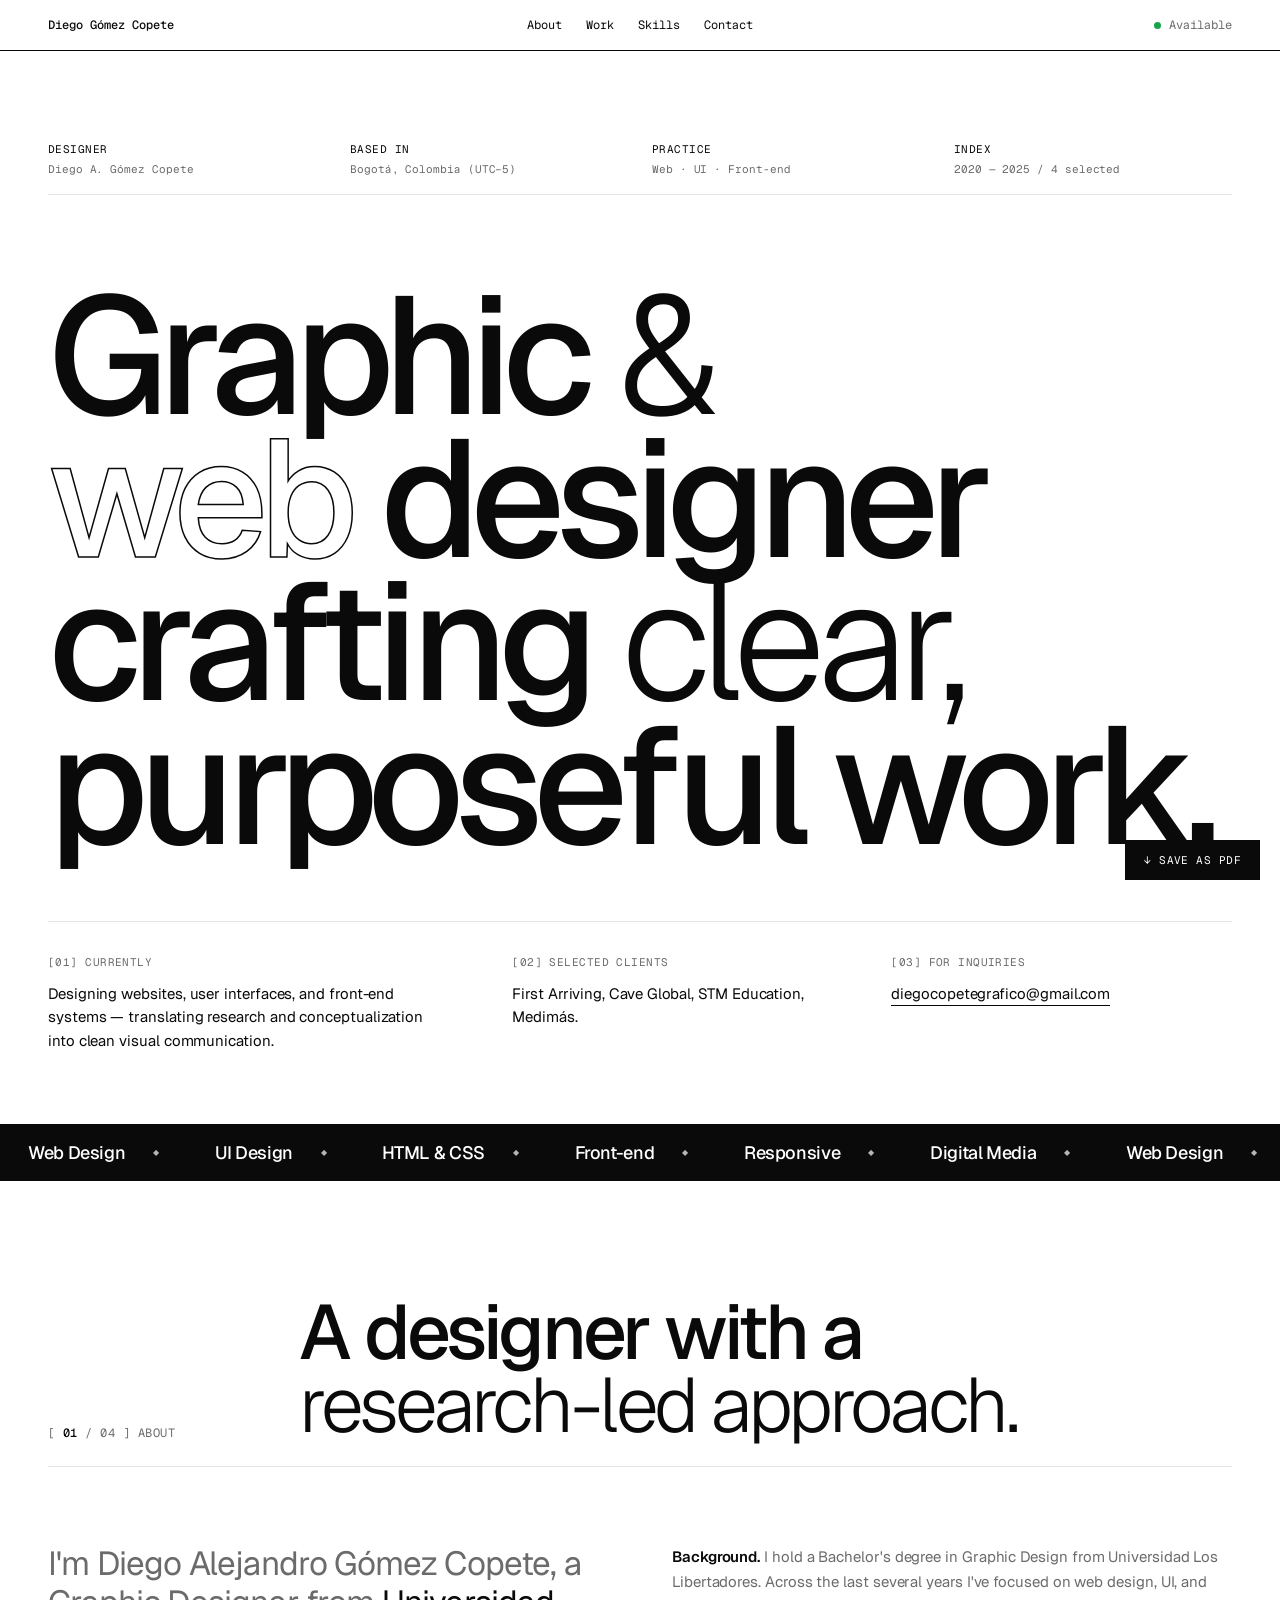
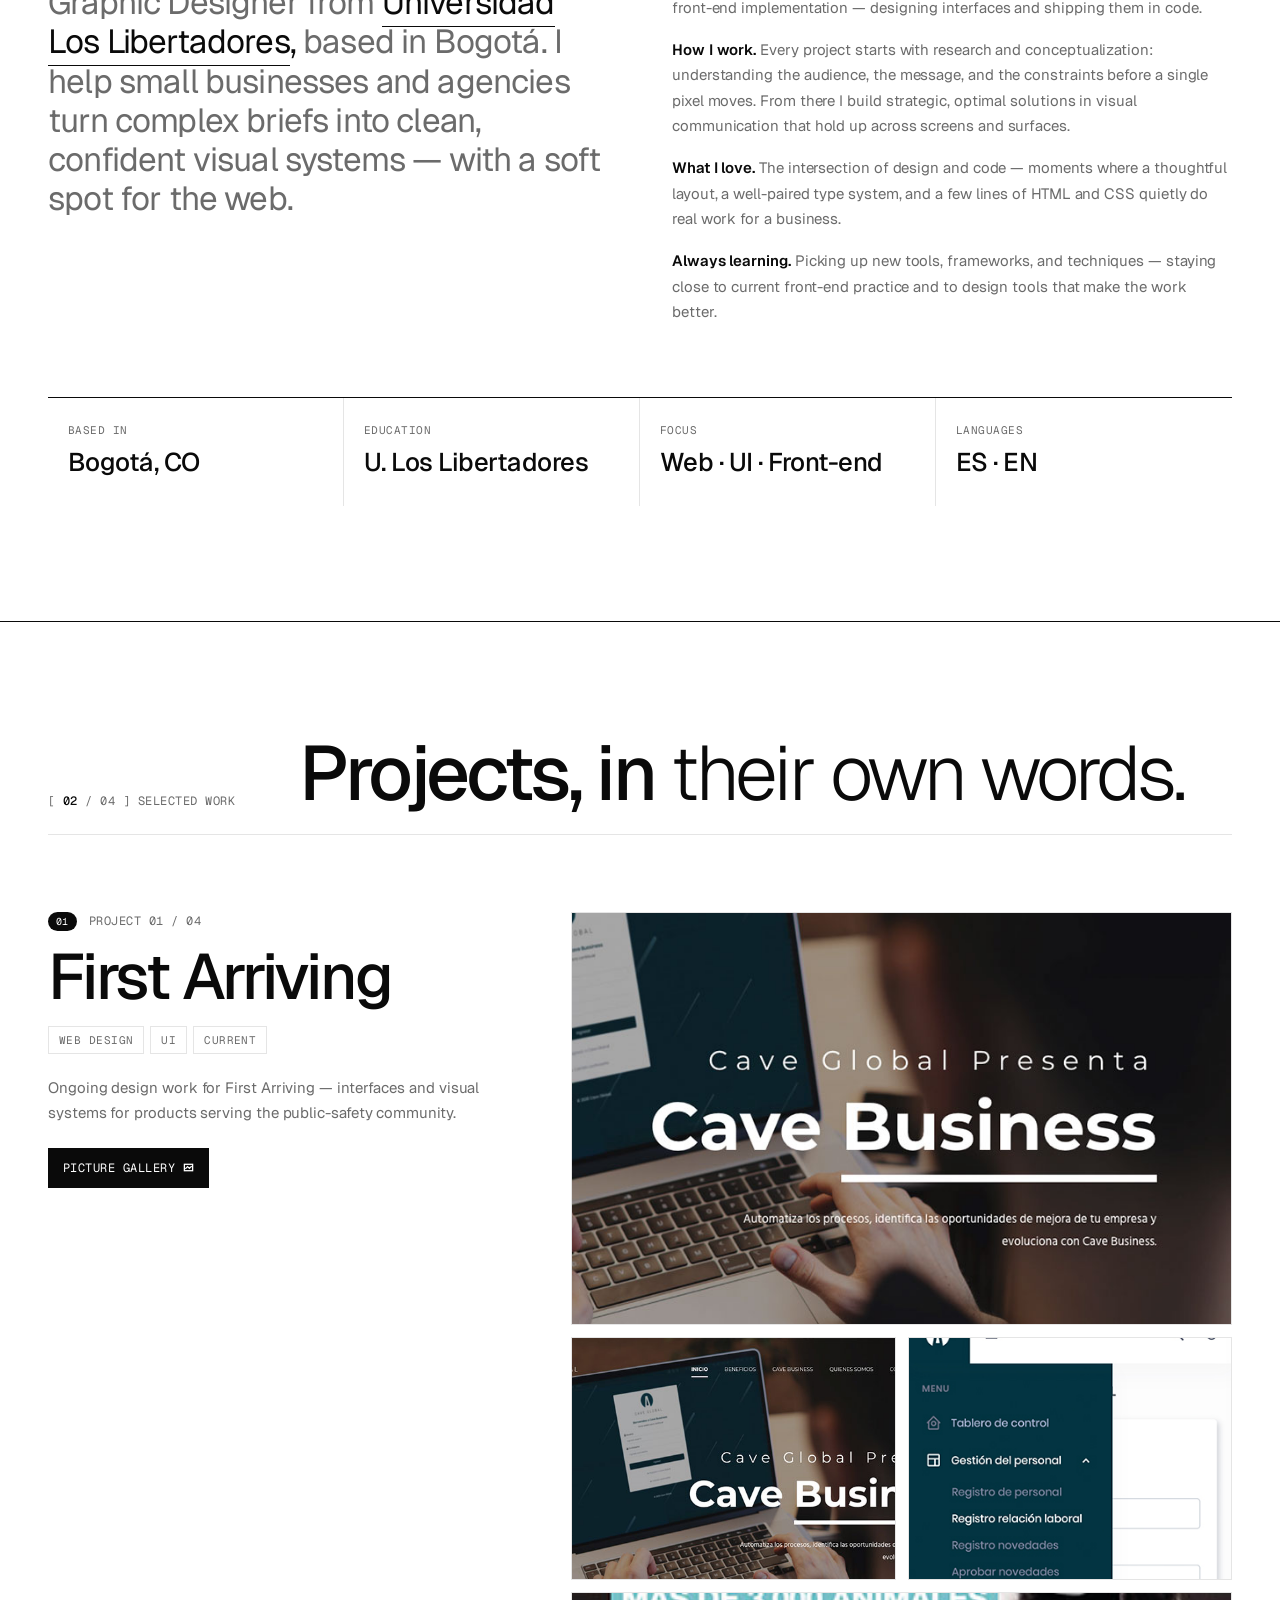
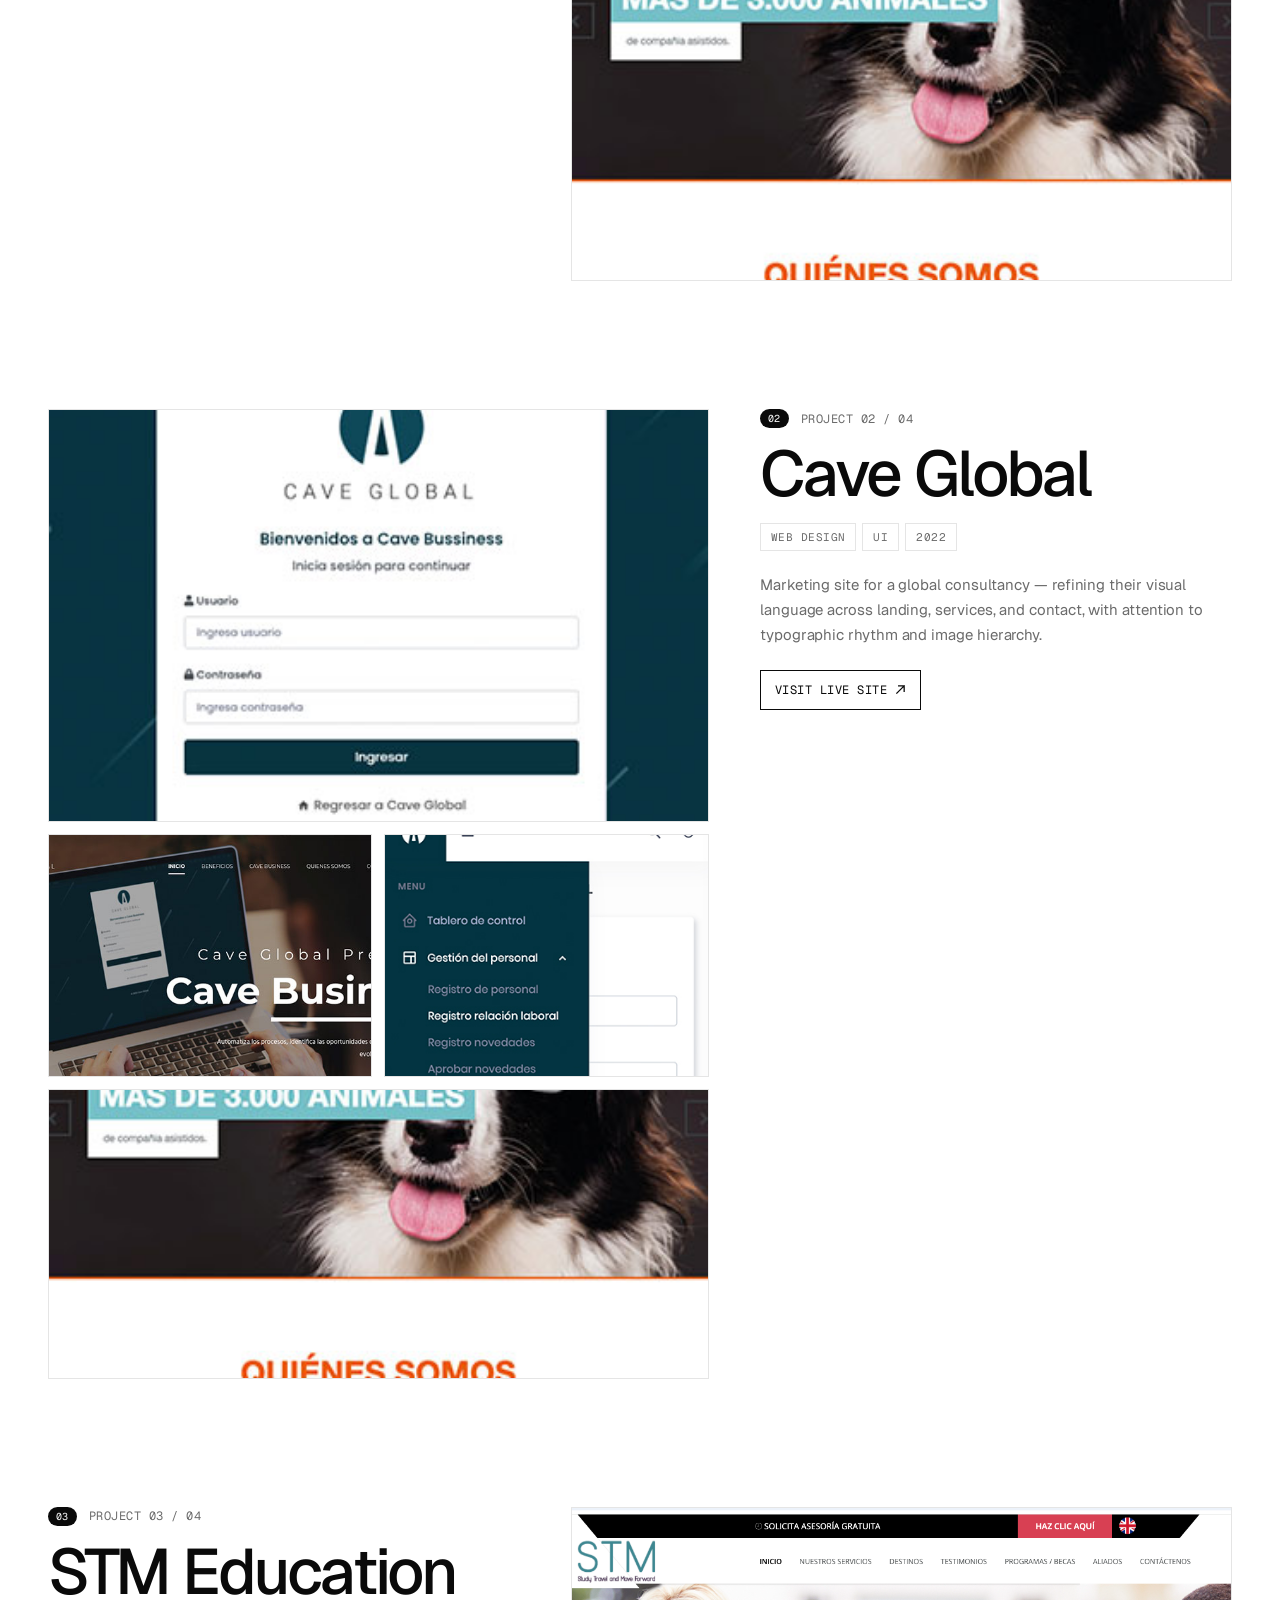
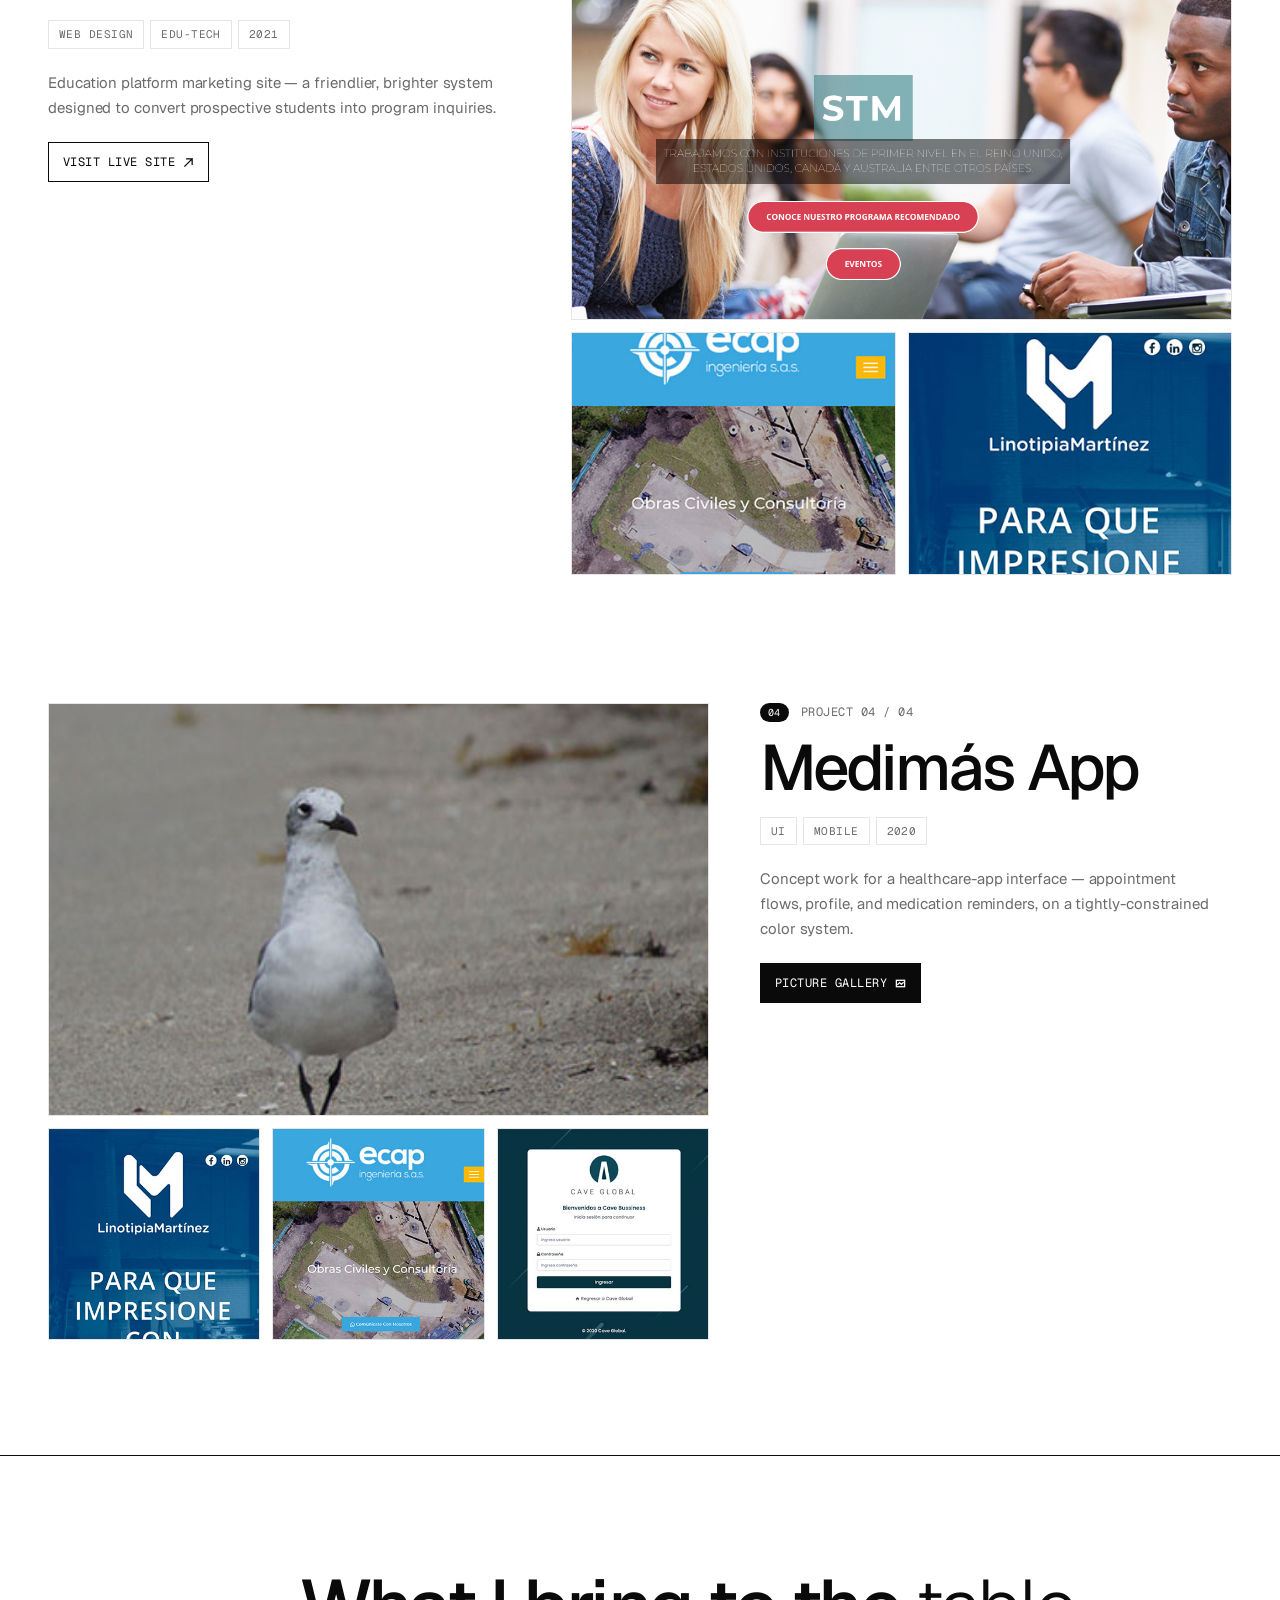
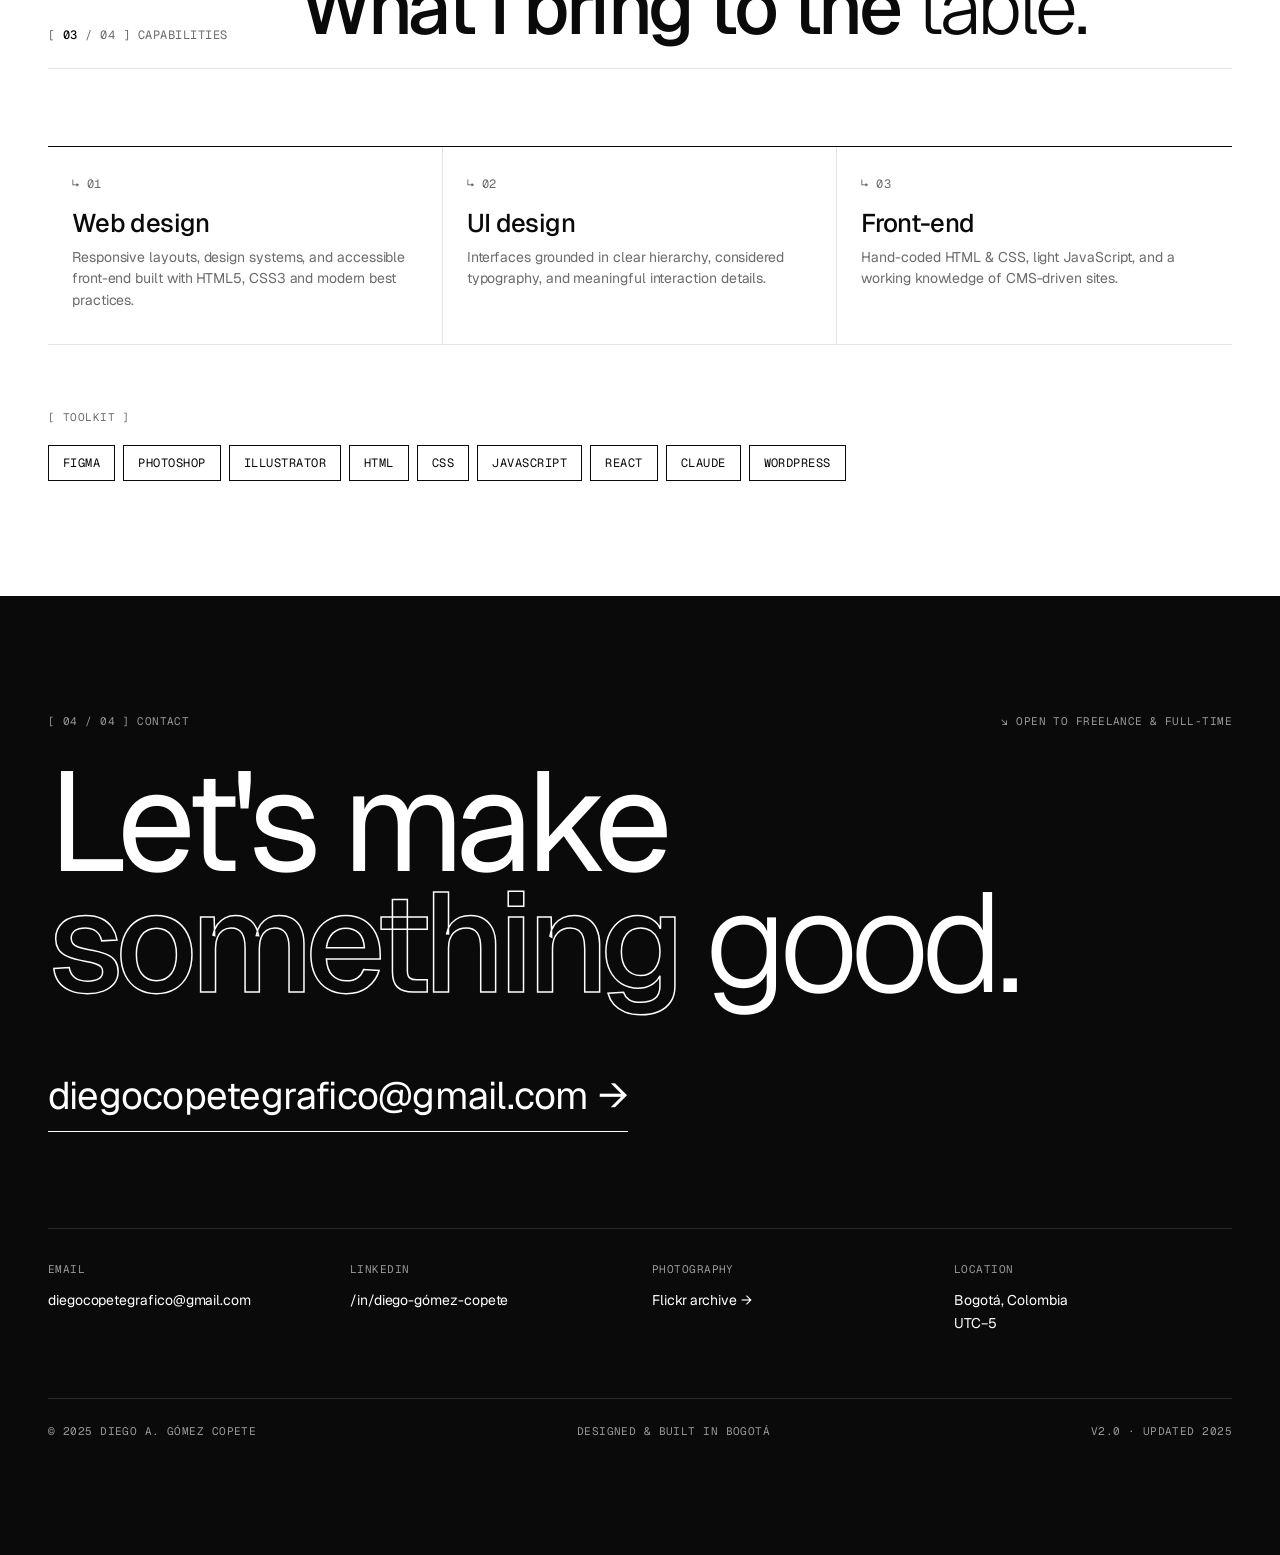
<file: index-1.html>
<!doctype html>
<html lang="en">
<head>
  <meta charset="utf-8" />
  <meta name="viewport" content="width=device-width, initial-scale=1" />
  <title>Diego Alejandro Gómez Copete — Graphic &amp; Web Designer</title>
  <meta name="description" content="Portfolio of Diego Alejandro Gómez Copete — Graphic Designer (Universidad Los Libertadores) specializing in web design, UI, and digital media. Based in Bogotá, Colombia." />
  <meta name="keywords" content="diseño grafico, diseño web, diego copete, portafolio, Diego Alejandro Gomez Copete, HTML, CSS, UI design, web designer" />

  <!-- Favicon -->
  <link rel="shortcut icon" href="favicon.png" />

  <!-- Fonts: Geist + Geist Mono -->
  <link rel="preconnect" href="https://fonts.googleapis.com" />
  <link rel="preconnect" href="https://fonts.gstatic.com" crossorigin />
  <link href="https://fonts.googleapis.com/css2?family=Geist:wght@300;400;500;600;700;800;900&family=Geist+Mono:wght@400;500;600&display=swap" rel="stylesheet" />

  <link rel="stylesheet" href="css/portfolio.css" />
</head>
<body>

<!-- ── TOP NAV ─────────────────────────────────────────── -->
<nav class="nav" id="top">
  <div class="nav-left">
    <a href="#top" class="brand">Diego Gómez Copete</a>
  </div>
  <ul class="nav-center">
    <li><a href="#about">About</a></li>
    <li><a href="#work">Work</a></li>
    <li><a href="#skills">Skills</a></li>
    <li><a href="#contact">Contact</a></li>
  </ul>
  <div class="nav-right">
    <span class="status">Available</span>
  </div>
</nav>

<!-- ── HERO ────────────────────────────────────────────── -->
<header class="hero">
  <div class="meta-row">
    <div><span class="lab">Designer</span>Diego A. Gómez Copete</div>
    <div><span class="lab">Based in</span>Bogotá, Colombia (UTC−5)</div>
    <div><span class="lab">Practice</span>Web · UI · Front-end</div>
    <div><span class="lab">Index</span>2020 — 2025 / 4 selected</div>
  </div>
  <h1>
    Graphic <span class="light">&amp;</span><br />
    <span class="out">web</span> designer<br />
    crafting <span class="light">clear,</span><br />
    purposeful work.
  </h1>
  <div class="subhead">
    <div class="col">
      <div class="label">[01] Currently</div>
      <p>Designing websites, user interfaces, and front-end systems — translating research and conceptualization into clean visual communication.</p>
    </div>
    <div class="col">
      <div class="label">[02] Selected clients</div>
      <p>First Arriving, Cave Global, STM Education, Medimás.</p>
    </div>
    <div class="col">
      <div class="label">[03] For inquiries</div>
      <p><a href="mailto:diegocopetegrafico@gmail.com" class="inline-link">diegocopetegrafico@gmail.com</a></p>
    </div>
  </div>
</header>

<!-- ── MARQUEE STRIP ───────────────────────────────────── -->
<div class="strip" aria-hidden="true">
  <div class="track">
    <span>Web Design</span><span>UI Design</span><span>HTML &amp; CSS</span><span>Front-end</span><span>Responsive</span><span>Digital Media</span><span>Web Design</span><span>UI Design</span><span>HTML &amp; CSS</span><span>Front-end</span><span>Responsive</span><span>Digital Media</span>
  </div>
</div>

<!-- ── ABOUT ──────────────────────────────────────────── -->
<section class="block" id="about">
  <div class="section-head">
    <div class="num">[ <b>01</b> / 04 ] About</div>
    <h2>A designer with a <span class="light">research-led approach.</span></h2>
  </div>

  <div class="about-grid">
    <p class="about-lede">
      <span class="mute">I'm Diego Alejandro Gómez Copete, a Graphic Designer from</span> <em>Universidad Los Libertadores</em>, <span class="mute">based in Bogotá. I help small businesses and agencies turn complex briefs into clean, confident visual systems — with a soft spot for the web.</span>
    </p>
    <div class="about-body">
      <p><strong>Background.</strong> I hold a Bachelor's degree in Graphic Design from Universidad Los Libertadores. Across the last several years I've focused on web design, UI, and front-end implementation — designing interfaces and shipping them in code.</p>
      <p><strong>How I work.</strong> Every project starts with research and conceptualization: understanding the audience, the message, and the constraints before a single pixel moves. From there I build strategic, optimal solutions in visual communication that hold up across screens and surfaces.</p>
      <p><strong>What I love.</strong> The intersection of design and code — moments where a thoughtful layout, a well-paired type system, and a few lines of HTML and CSS quietly do real work for a business.</p>
      <p><strong>Always learning.</strong> Picking up new tools, frameworks, and techniques — staying close to current front-end practice and to design tools that make the work better.</p>
    </div>
  </div>

  <div class="facts">
    <div class="fact"><div class="k">Based in</div><div class="v">Bogotá, CO</div></div>
    <div class="fact"><div class="k">Education</div><div class="v">U. Los Libertadores</div></div>
    <div class="fact"><div class="k">Focus</div><div class="v">Web · UI · Front-end</div></div>
    <div class="fact"><div class="k">Languages</div><div class="v">ES · EN</div></div>
  </div>
</section>

<!-- ── SELECTED WORK ───────────────────────────────────── -->
<section class="block" id="work">
  <div class="section-head">
    <div class="num">[ <b>02</b> / 04 ] Selected work</div>
    <h2>Projects, in <span class="light">their own words.</span></h2>
  </div>

  <div class="projects">

    <!-- Project 01: First Arriving -->
    <article class="project">
      <div class="info">
        <div class="index">
          <span class="pill">01</span>
          <span>Project 01 / 04</span>
        </div>
        <h3 class="title">First Arriving</h3>
        <div class="meta">
          <span>Web design</span>
          <span>UI</span>
          <span>Current</span>
        </div>
        <p class="desc">Ongoing design work for First Arriving — interfaces and visual systems for products serving the public-safety community.</p>
        <span class="visit no-link">
          <span>Picture gallery</span>
          <svg viewBox="0 0 12 12" fill="none" stroke="currentColor" stroke-width="1.4" aria-hidden="true">
            <rect x="1.5" y="2.5" width="9" height="7" />
            <path d="M3 7 L5 5 L7 7 L9 5" stroke-linecap="square" />
          </svg>
        </span>
      </div>
      <div class="gallery layout-lead-half-half-full">
        <div class="slot lead">
          <img src="img/portfolio/1.jpg" alt="First Arriving — hero screenshot" loading="lazy" />
        </div>
        <div class="slot half">
          <img src="img/portfolio/1-thumb.jpg" alt="First Arriving — detail view" loading="lazy" />
        </div>
        <div class="slot half">
          <img src="img/portfolio/7-thumb.jpg" alt="First Arriving — interior page" loading="lazy" />
        </div>
        <div class="slot full">
          <img src="img/portfolio/2-thumb.jpg" alt="First Arriving — wide context shot" loading="lazy" />
        </div>
      </div>
    </article>

    <!-- Project 02: Cave Global (flip) -->
    <article class="project flip">
      <div class="info">
        <div class="index">
          <span class="pill">02</span>
          <span>Project 02 / 04</span>
        </div>
        <h3 class="title">Cave Global</h3>
        <div class="meta">
          <span>Web design</span>
          <span>UI</span>
          <span>2022</span>
        </div>
        <p class="desc">Marketing site for a global consultancy — refining their visual language across landing, services, and contact, with attention to typographic rhythm and image hierarchy.</p>
        <a class="visit" href="http://www.caveglobal.com/" target="_blank" rel="noopener">
          <span>Visit live site</span>
          <svg viewBox="0 0 12 12" fill="none" stroke="currentColor" stroke-width="1.4" aria-hidden="true">
            <path d="M2 10 L10 2 M4 2 H10 V8" stroke-linecap="square" />
          </svg>
        </a>
      </div>
      <div class="gallery layout-lead-half-half-full">
        <div class="slot lead">
          <img src="img/portfolio/3-thumb.jpg" alt="Cave Global — hero screenshot" loading="lazy" />
        </div>
        <div class="slot half">
          <img src="img/portfolio/1-thumb.jpg" alt="Cave Global — services page" loading="lazy" />
        </div>
        <div class="slot half">
          <img src="img/portfolio/7-thumb.jpg" alt="Cave Global — detail view" loading="lazy" />
        </div>
        <div class="slot full">
          <img src="img/portfolio/2-thumb.jpg" alt="Cave Global — wide context" loading="lazy" />
        </div>
      </div>
    </article>

    <!-- Project 03: STM Education -->
    <article class="project">
      <div class="info">
        <div class="index">
          <span class="pill">03</span>
          <span>Project 03 / 04</span>
        </div>
        <h3 class="title">STM Education</h3>
        <div class="meta">
          <span>Web design</span>
          <span>Edu-tech</span>
          <span>2021</span>
        </div>
        <p class="desc">Education platform marketing site — a friendlier, brighter system designed to convert prospective students into program inquiries.</p>
        <a class="visit" href="http://www.stmeducation.co/" target="_blank" rel="noopener">
          <span>Visit live site</span>
          <svg viewBox="0 0 12 12" fill="none" stroke="currentColor" stroke-width="1.4" aria-hidden="true">
            <path d="M2 10 L10 2 M4 2 H10 V8" stroke-linecap="square" />
          </svg>
        </a>
      </div>
      <div class="gallery layout-lead-half-half">
        <div class="slot lead">
          <img src="img/portfolio/6-thumb.jpg" alt="STM Education — hero screenshot" loading="lazy" />
        </div>
        <div class="slot half">
          <img src="img/portfolio/5-thumb.jpg" alt="STM Education — detail page" loading="lazy" />
        </div>
        <div class="slot half">
          <img src="img/portfolio/4-thumb.jpg" alt="STM Education — interior view" loading="lazy" />
        </div>
      </div>
    </article>

    <!-- Project 04: Medimás App (flip) -->
    <article class="project flip">
      <div class="info">
        <div class="index">
          <span class="pill">04</span>
          <span>Project 04 / 04</span>
        </div>
        <h3 class="title">Medimás App</h3>
        <div class="meta">
          <span>UI</span>
          <span>Mobile</span>
          <span>2020</span>
        </div>
        <p class="desc">Concept work for a healthcare-app interface — appointment flows, profile, and medication reminders, on a tightly-constrained color system.</p>
        <span class="visit no-link">
          <span>Picture gallery</span>
          <svg viewBox="0 0 12 12" fill="none" stroke="currentColor" stroke-width="1.4" aria-hidden="true">
            <rect x="1.5" y="2.5" width="9" height="7" />
            <path d="M3 7 L5 5 L7 7 L9 5" stroke-linecap="square" />
          </svg>
        </span>
      </div>
      <div class="gallery layout-lead-third-third-third">
        <div class="slot lead">
          <img src="img/portfolio/8-thumb.jpg" alt="Medimás App — hero screenshot" loading="lazy" />
        </div>
        <div class="slot third">
          <img src="img/portfolio/4-thumb.jpg" alt="Medimás App — appointment flow" loading="lazy" />
        </div>
        <div class="slot third">
          <img src="img/portfolio/5-thumb.jpg" alt="Medimás App — profile screen" loading="lazy" />
        </div>
        <div class="slot third">
          <img src="img/portfolio/3-thumb.jpg" alt="Medimás App — medication reminders" loading="lazy" />
        </div>
      </div>
    </article>

  </div>
</section>

<!-- ── CAPABILITIES ────────────────────────────────────── -->
<section class="block" id="skills">
  <div class="section-head">
    <div class="num">[ <b>03</b> / 04 ] Capabilities</div>
    <h2>What I bring to the <span class="light">table.</span></h2>
  </div>

  <div class="skills-grid">
    <div class="skill">
      <div class="num">↳ 01</div>
      <h3>Web design</h3>
      <p>Responsive layouts, design systems, and accessible front-end built with HTML5, CSS3 and modern best practices.</p>
    </div>
    <div class="skill">
      <div class="num">↳ 02</div>
      <h3>UI design</h3>
      <p>Interfaces grounded in clear hierarchy, considered typography, and meaningful interaction details.</p>
    </div>
    <div class="skill">
      <div class="num">↳ 03</div>
      <h3>Front-end</h3>
      <p>Hand-coded HTML &amp; CSS, light JavaScript, and a working knowledge of CMS-driven sites.</p>
    </div>
  </div>

  <div class="tools-row">
    <div class="label">[ Toolkit ]</div>
    <span class="tool">Figma</span>
    <span class="tool">Photoshop</span>
    <span class="tool">Illustrator</span>
    <span class="tool">HTML</span>
    <span class="tool">CSS</span>
    <span class="tool">JavaScript</span>
    <span class="tool">React</span>
    <span class="tool">Claude</span>
    <span class="tool">WordPress</span>
  </div>
</section>

<!-- ── CONTACT ─────────────────────────────────────────── -->
<section class="contact" id="contact">
  <div class="contact-inner">
    <div class="lead-row">
      <span>[ 04 / 04 ] Contact</span>
      <span>↘ Open to freelance &amp; full-time</span>
    </div>
    <h2>Let's make<br /><span class="out">something</span> <span class="light">good.</span></h2>
    <a href="mailto:diegocopetegrafico@gmail.com" class="mail">diegocopetegrafico@gmail.com →</a>

    <div class="contact-grid">
      <div class="col">
        <div class="label">Email</div>
        <a href="mailto:diegocopetegrafico@gmail.com">diegocopetegrafico@gmail.com</a>
      </div>
      <div class="col">
        <div class="label">LinkedIn</div>
        <a href="https://www.linkedin.com/in/diego-alejandro-g%C3%B3mez-copete-2a571468/" target="_blank" rel="noopener">/in/diego-gómez-copete</a>
      </div>
      <div class="col">
        <div class="label">Photography</div>
        <a href="https://www.flickr.com/photos/xdax/albums" target="_blank" rel="noopener">Flickr archive →</a>
      </div>
      <div class="col">
        <div class="label">Location</div>
        <p>Bogotá, Colombia<br />UTC−5</p>
      </div>
    </div>

    <footer>
      <span>© 2025 Diego A. Gómez Copete</span>
      <span>Designed &amp; built in Bogotá</span>
      <span>v2.0 · Updated 2025</span>
    </footer>
  </div>
</section>

<!-- ── SAVE AS PDF ─────────────────────────────────────── -->
<button class="print-btn" onclick="window.print()" aria-label="Save page as PDF">↓ Save as PDF</button>

</body>
</html>
</file>
<file: css/portfolio.css>
/* ============================================================
   DESIGN TOKENS
   ============================================================ */
:root {
  --ink:      #0a0a0a;
  --paper:    #ffffff;
  --ink-soft: #6b6b6b;
  --rule:     #0a0a0a;
  --rule-soft:#e5e5e5;
  --display:  "Geist", -apple-system, BlinkMacSystemFont, "Helvetica Neue", sans-serif;
  --sans:     "Geist", -apple-system, BlinkMacSystemFont, "Helvetica Neue", sans-serif;
  --mono:     "Geist Mono", ui-monospace, "SF Mono", Menlo, monospace;
  --maxw:     1480px;
}

/* ============================================================
   RESET & BASE
   ============================================================ */
*, *::before, *::after { box-sizing: border-box; margin: 0; padding: 0; }

html {
  scroll-behavior: smooth;
}

body {
  background: var(--paper);
  color: var(--ink);
  font-family: var(--sans);
  font-size: 15px;
  line-height: 1.5;
  letter-spacing: -0.005em;
  -webkit-font-smoothing: antialiased;
  -moz-osx-font-smoothing: grayscale;
  font-feature-settings: "ss01", "ss02", "cv11";
}

a {
  color: inherit;
  text-decoration: none;
}

img {
  max-width: 100%;
  display: block;
  width: 100%;
  height: 100%;
  object-fit: cover;
}

::selection {
  background: var(--ink);
  color: var(--paper);
}

/* ============================================================
   TOP NAV
   ============================================================ */
.nav {
  position: sticky;
  top: 0;
  z-index: 50;
  background: var(--paper);
  border-bottom: 1px solid var(--rule);
  padding: 16px clamp(20px, 4vw, 48px);
  display: grid;
  grid-template-columns: 1fr auto 1fr;
  align-items: center;
  gap: 24px;
  font-family: var(--mono);
  font-size: 12px;
  letter-spacing: 0;
}

.nav-left,
.nav-right {
  display: flex;
  align-items: center;
  gap: 18px;
}

.nav-right {
  justify-content: flex-end;
}

.nav .brand {
  font-weight: 500;
}

.nav-center {
  list-style: none;
  display: flex;
  gap: 24px;
}

.nav a:hover {
  color: var(--ink-soft);
  transition: color 0.15s ease;
}

/* Available status pill */
.status {
  display: inline-flex;
  align-items: center;
  gap: 8px;
  color: var(--ink-soft);
}

.status::before {
  content: "";
  width: 7px;
  height: 7px;
  border-radius: 50%;
  background: #16a34a;
  flex-shrink: 0;
  animation: pulse 2s ease-in-out infinite;
}

@keyframes pulse {
  0%, 100% { opacity: 1; }
  50%       { opacity: 0.4; }
}

/* ============================================================
   HERO
   ============================================================ */
.hero {
  padding: clamp(40px, 7vw, 96px) clamp(20px, 4vw, 48px) clamp(40px, 6vw, 72px);
  max-width: var(--maxw);
  margin: 0 auto;
  border-bottom: 1px solid var(--rule);
}

/* Meta row */
.hero .meta-row {
  display: grid;
  grid-template-columns: repeat(4, 1fr);
  gap: 24px;
  font-family: var(--mono);
  font-size: 11px;
  color: var(--ink-soft);
  margin-bottom: clamp(48px, 7vw, 96px);
  border-bottom: 1px solid var(--rule-soft);
  padding-bottom: 16px;
}

.hero .meta-row .lab {
  display: block;
  color: var(--ink);
  margin-bottom: 4px;
  text-transform: uppercase;
  letter-spacing: 0.04em;
}

/* Main headline */
.hero h1 {
  font-family: var(--display);
  font-weight: 500;
  font-size: clamp(56px, 13vw, 220px);
  line-height: 0.86;
  letter-spacing: -0.055em;
  text-wrap: balance;
}

.hero h1 .light {
  font-weight: 300;
}

.hero h1 .out {
  -webkit-text-stroke: 1.5px var(--ink);
  color: transparent;
  font-weight: 500;
}

/* Sub-grid below headline */
.hero .subhead {
  margin-top: clamp(32px, 5vw, 64px);
  display: grid;
  grid-template-columns: 5fr 4fr 4fr;
  gap: clamp(20px, 3vw, 48px);
  align-items: start;
  border-top: 1px solid var(--rule-soft);
  padding-top: 32px;
}

.hero .subhead .col .label {
  font-family: var(--mono);
  font-size: 11px;
  text-transform: uppercase;
  letter-spacing: 0.04em;
  color: var(--ink-soft);
  margin-bottom: 12px;
}

.hero .subhead .col p {
  font-size: 15px;
  line-height: 1.55;
  max-width: 38ch;
}

.inline-link {
  border-bottom: 1px solid var(--ink);
  padding-bottom: 2px;
}

.inline-link:hover {
  color: var(--ink-soft);
  border-color: var(--ink-soft);
}

@media (max-width: 820px) {
  .hero .meta-row  { grid-template-columns: repeat(2, 1fr); }
  .hero .subhead   { grid-template-columns: 1fr; gap: 24px; }
}

/* ============================================================
   MARQUEE STRIP
   ============================================================ */
.strip {
  border-bottom: 1px solid var(--rule);
  overflow: hidden;
  white-space: nowrap;
  padding: 14px 0;
  background: var(--ink);
  color: var(--paper);
}

.strip .track {
  display: inline-flex;
  animation: marquee 42s linear infinite;
  font-family: var(--display);
  font-size: 18px;
  font-weight: 500;
  letter-spacing: -0.02em;
}

.strip .track span {
  padding: 0 28px;
  display: inline-flex;
  align-items: center;
  gap: 28px;
}

.strip .track span::after {
  content: "◆";
  font-size: 8px;
  opacity: 0.7;
}

@keyframes marquee {
  from { transform: translateX(0); }
  to   { transform: translateX(-50%); }
}

/* ============================================================
   SECTION SCAFFOLD
   ============================================================ */
section.block {
  max-width: var(--maxw);
  margin: 0 auto;
  padding: clamp(60px, 9vw, 140px) clamp(20px, 4vw, 48px);
  border-bottom: 1px solid var(--rule);
}

.section-head {
  display: grid;
  grid-template-columns: 200px 1fr;
  gap: clamp(20px, 4vw, 64px);
  align-items: end;
  margin-bottom: clamp(40px, 6vw, 80px);
  border-bottom: 1px solid var(--rule-soft);
  padding-bottom: 24px;
}

.section-head .num {
  font-family: var(--mono);
  font-size: 12px;
  text-transform: uppercase;
  letter-spacing: 0.04em;
  color: var(--ink-soft);
}

.section-head .num b {
  color: var(--ink);
  font-weight: 500;
}

.section-head h2 {
  font-family: var(--display);
  font-weight: 500;
  font-size: clamp(36px, 6vw, 88px);
  line-height: 0.95;
  letter-spacing: -0.045em;
  text-wrap: balance;
}

.section-head h2 .light {
  font-weight: 300;
}

@media (max-width: 720px) {
  .section-head { grid-template-columns: 1fr; gap: 12px; align-items: start; }
}

/* ============================================================
   ABOUT
   ============================================================ */
.about-grid {
  display: grid;
  grid-template-columns: 1fr 1fr;
  gap: clamp(32px, 5vw, 96px);
  align-items: start;
}

.about-lede {
  font-family: var(--display);
  font-size: clamp(22px, 2.6vw, 36px);
  line-height: 1.18;
  font-weight: 400;
  letter-spacing: -0.025em;
  text-wrap: pretty;
}

.about-lede .mute { color: var(--ink-soft); }
.about-lede em {
  font-style: normal;
  border-bottom: 1px solid var(--ink);
  padding-bottom: 2px;
}

.about-body p {
  margin-bottom: 1.1em;
  color: var(--ink-soft);
  font-size: 15px;
  line-height: 1.7;
}

.about-body p:last-child { margin-bottom: 0; }

.about-body p strong {
  color: var(--ink);
  font-weight: 600;
}

@media (max-width: 860px) {
  .about-grid { grid-template-columns: 1fr; }
}

/* Facts row */
.facts {
  margin-top: clamp(40px, 6vw, 72px);
  display: grid;
  grid-template-columns: repeat(4, 1fr);
  gap: 0;
  border-top: 1px solid var(--rule);
}

.fact {
  padding: 24px 20px 28px;
  border-right: 1px solid var(--rule-soft);
}

.fact:last-child { border-right: none; }

.fact .k {
  font-family: var(--mono);
  font-size: 11px;
  text-transform: uppercase;
  letter-spacing: 0.04em;
  color: var(--ink-soft);
  margin-bottom: 10px;
}

.fact .v {
  font-family: var(--display);
  font-size: clamp(20px, 2vw, 28px);
  font-weight: 500;
  line-height: 1.15;
  letter-spacing: -0.02em;
}

@media (max-width: 720px) {
  .facts { grid-template-columns: repeat(2, 1fr); }
  .fact:nth-child(2) { border-right: none; }
  .fact:nth-child(1),
  .fact:nth-child(2) { border-bottom: 1px solid var(--rule-soft); }
}

/* ============================================================
   PROJECTS
   ============================================================ */
.projects {
  display: flex;
  flex-direction: column;
  gap: clamp(80px, 10vw, 140px);
}

.project {
  display: grid;
  grid-template-columns: 5fr 7fr;
  gap: clamp(24px, 4vw, 64px);
  align-items: start;
}

.project.flip {
  grid-template-columns: 7fr 5fr;
}

.project.flip .info  { order: 2; }
.project.flip .gallery { order: 1; }

/* Sticky info column */
.project .info {
  position: sticky;
  top: 80px;
}

/* Index pill */
.project .index {
  font-family: var(--mono);
  font-size: 12px;
  color: var(--ink-soft);
  text-transform: uppercase;
  letter-spacing: 0.04em;
  margin-bottom: 16px;
  display: flex;
  gap: 12px;
  align-items: center;
}

.project .index .pill {
  background: var(--ink);
  color: var(--paper);
  padding: 2px 8px;
  border-radius: 999px;
  font-size: 10px;
}

/* Project title */
.project .title {
  font-family: var(--display);
  font-weight: 500;
  font-size: clamp(38px, 5vw, 72px);
  line-height: 0.95;
  letter-spacing: -0.045em;
  margin-bottom: 18px;
}

/* Meta tags */
.project .meta {
  display: flex;
  flex-wrap: wrap;
  gap: 6px;
  margin-bottom: 22px;
}

.project .meta span {
  font-family: var(--mono);
  font-size: 11px;
  text-transform: uppercase;
  letter-spacing: 0.04em;
  border: 1px solid var(--rule-soft);
  padding: 5px 10px;
  color: var(--ink-soft);
}

/* Description */
.project .desc {
  color: var(--ink-soft);
  margin-bottom: 22px;
  max-width: 46ch;
  line-height: 1.65;
}

/* Visit button */
.project .visit {
  display: inline-flex;
  align-items: center;
  gap: 8px;
  font-family: var(--mono);
  font-size: 12px;
  text-transform: uppercase;
  letter-spacing: 0.04em;
  border: 1px solid var(--ink);
  padding: 10px 14px;
  transition: background 0.15s ease, color 0.15s ease;
  cursor: pointer;
}

.project .visit:hover:not(.no-link) {
  background: var(--ink);
  color: var(--paper);
}

.project .visit.no-link {
  background: var(--ink);
  color: var(--paper);
  cursor: default;
}

.project .visit svg {
  width: 11px;
  height: 11px;
  flex-shrink: 0;
}

/* ── Gallery grids ──────────────────────────────────────── */
.gallery {
  display: grid;
  grid-template-columns: repeat(6, 1fr);
  gap: 12px;
}

.gallery .slot {
  background: #fafafa;
  border: 1px solid var(--rule-soft);
  overflow: hidden;
}

/* Aspect ratios per slot type */
.gallery .slot.lead  { grid-column: 1 / -1; aspect-ratio: 16 / 10; }
.gallery .slot.half  { grid-column: span 3; aspect-ratio: 4 / 3; }
.gallery .slot.third { grid-column: span 2; aspect-ratio: 1 / 1; }
.gallery .slot.full  { grid-column: 1 / -1; aspect-ratio: 16 / 7; }

@media (max-width: 860px) {
  .project,
  .project.flip        { grid-template-columns: 1fr; }
  .project .info       { position: static; }
  .project.flip .info  { order: 0; }
  .project.flip .gallery { order: 1; }
  .gallery .slot.half  { grid-column: span 3; }
  .gallery .slot.third { grid-column: span 2; }
}

@media (max-width: 540px) {
  .gallery .slot.half  { grid-column: 1 / -1; }
  .gallery .slot.third { grid-column: span 3; }
}

/* ============================================================
   CAPABILITIES / SKILLS
   ============================================================ */
.skills-grid {
  display: grid;
  grid-template-columns: repeat(3, 1fr);
  gap: 0;
  border-top: 1px solid var(--rule);
}

.skill {
  padding: 28px 24px 32px;
  border-right: 1px solid var(--rule-soft);
  border-bottom: 1px solid var(--rule-soft);
  transition: background 0.2s ease;
}

.skill:hover { background: #fafafa; }
.skill:nth-child(3n) { border-right: none; }

.skill .num {
  font-family: var(--mono);
  font-size: 12px;
  color: var(--ink-soft);
  margin-bottom: 16px;
  letter-spacing: 0.04em;
}

.skill h3 {
  font-family: var(--display);
  font-weight: 500;
  font-size: clamp(20px, 2vw, 26px);
  margin-bottom: 8px;
  line-height: 1.15;
  letter-spacing: -0.025em;
}

.skill p {
  font-size: 14px;
  color: var(--ink-soft);
  line-height: 1.55;
}

@media (max-width: 860px) {
  .skills-grid { grid-template-columns: 1fr; }
  .skill { border-right: none; }
}

/* Tools row */
.tools-row {
  margin-top: clamp(40px, 5vw, 64px);
  display: flex;
  flex-wrap: wrap;
  gap: 8px;
  align-items: center;
}

.tools-row .label {
  font-family: var(--mono);
  font-size: 11px;
  text-transform: uppercase;
  letter-spacing: 0.04em;
  color: var(--ink-soft);
  width: 100%;
  margin-bottom: 12px;
}

.tool {
  font-family: var(--mono);
  font-size: 12px;
  text-transform: uppercase;
  letter-spacing: 0.04em;
  border: 1px solid var(--rule);
  padding: 8px 14px;
}

/* ============================================================
   CONTACT
   ============================================================ */
.contact {
  background: var(--ink);
  color: var(--paper);
  padding: clamp(60px, 9vw, 140px) clamp(20px, 4vw, 48px);
}

.contact-inner {
  max-width: var(--maxw);
  margin: 0 auto;
}

.contact .lead-row {
  font-family: var(--mono);
  font-size: 11px;
  text-transform: uppercase;
  letter-spacing: 0.04em;
  color: #999;
  margin-bottom: 32px;
  display: flex;
  justify-content: space-between;
  gap: 16px;
  flex-wrap: wrap;
}

.contact h2 {
  font-family: var(--display);
  font-weight: 400;
  font-size: clamp(48px, 11vw, 200px);
  line-height: 0.86;
  letter-spacing: -0.055em;
  margin-bottom: clamp(40px, 5vw, 64px);
  text-wrap: balance;
}

.contact h2 .out {
  -webkit-text-stroke: 1.5px var(--paper);
  color: transparent;
  font-weight: 500;
}

.contact h2 .light {
  font-weight: 300;
}

.contact a.mail {
  font-family: var(--display);
  font-size: clamp(22px, 3vw, 40px);
  border-bottom: 1px solid var(--paper);
  padding-bottom: 6px;
  display: inline-block;
  letter-spacing: -0.02em;
  font-weight: 400;
}

.contact a.mail:hover {
  color: #999;
  border-color: #999;
}

.contact-grid {
  display: grid;
  grid-template-columns: repeat(4, 1fr);
  gap: 24px;
  margin-top: clamp(60px, 8vw, 96px);
  border-top: 1px solid #2a2a2a;
  padding-top: 32px;
}

.contact-grid .col .label {
  font-family: var(--mono);
  font-size: 11px;
  text-transform: uppercase;
  letter-spacing: 0.04em;
  color: #999;
  margin-bottom: 12px;
}

.contact-grid .col a,
.contact-grid .col p {
  display: block;
  font-size: 14px;
  line-height: 1.6;
}

.contact-grid .col a:hover { color: #999; }

@media (max-width: 720px) {
  .contact-grid { grid-template-columns: repeat(2, 1fr); }
}

/* Footer */
footer {
  border-top: 1px solid #2a2a2a;
  margin-top: 64px;
  padding-top: 24px;
  display: flex;
  justify-content: space-between;
  gap: 16px;
  font-family: var(--mono);
  font-size: 11px;
  text-transform: uppercase;
  letter-spacing: 0.04em;
  color: #999;
  flex-wrap: wrap;
}

/* ============================================================
   SAVE AS PDF BUTTON
   ============================================================ */
.print-btn {
  position: fixed;
  right: 20px;
  bottom: 20px;
  z-index: 40;
  background: var(--ink);
  color: var(--paper);
  padding: 12px 18px;
  font-family: var(--mono);
  font-size: 11px;
  text-transform: uppercase;
  letter-spacing: 0.04em;
  border: 1px solid var(--ink);
  cursor: pointer;
  display: inline-flex;
  align-items: center;
  gap: 8px;
  transition: background 0.15s ease, color 0.15s ease;
}

.print-btn:hover {
  background: var(--paper);
  color: var(--ink);
}

/* ============================================================
   PRINT / PDF
   ============================================================ */
@media print {
  @page { size: A4; margin: 14mm; }

  .nav,
  .strip,
  .print-btn { display: none !important; }

  body,
  .contact {
    background: white !important;
    color: black !important;
  }

  .hero,
  section.block,
  .contact {
    padding: 24px 0 !important;
    max-width: 100% !important;
    page-break-inside: avoid;
  }

  .hero h1 { font-size: 64px; }

  .project { page-break-inside: avoid; }

  .contact a.mail { color: black; border-color: black; }
  .contact h2 .out { -webkit-text-stroke-color: black; }
}

/* ============================================================
   REDUCED MOTION ACCESSIBILITY
   ============================================================ */
@media (prefers-reduced-motion: reduce) {
  .strip .track  { animation: none; }
  .status::before { animation: none; }
}
</file>
